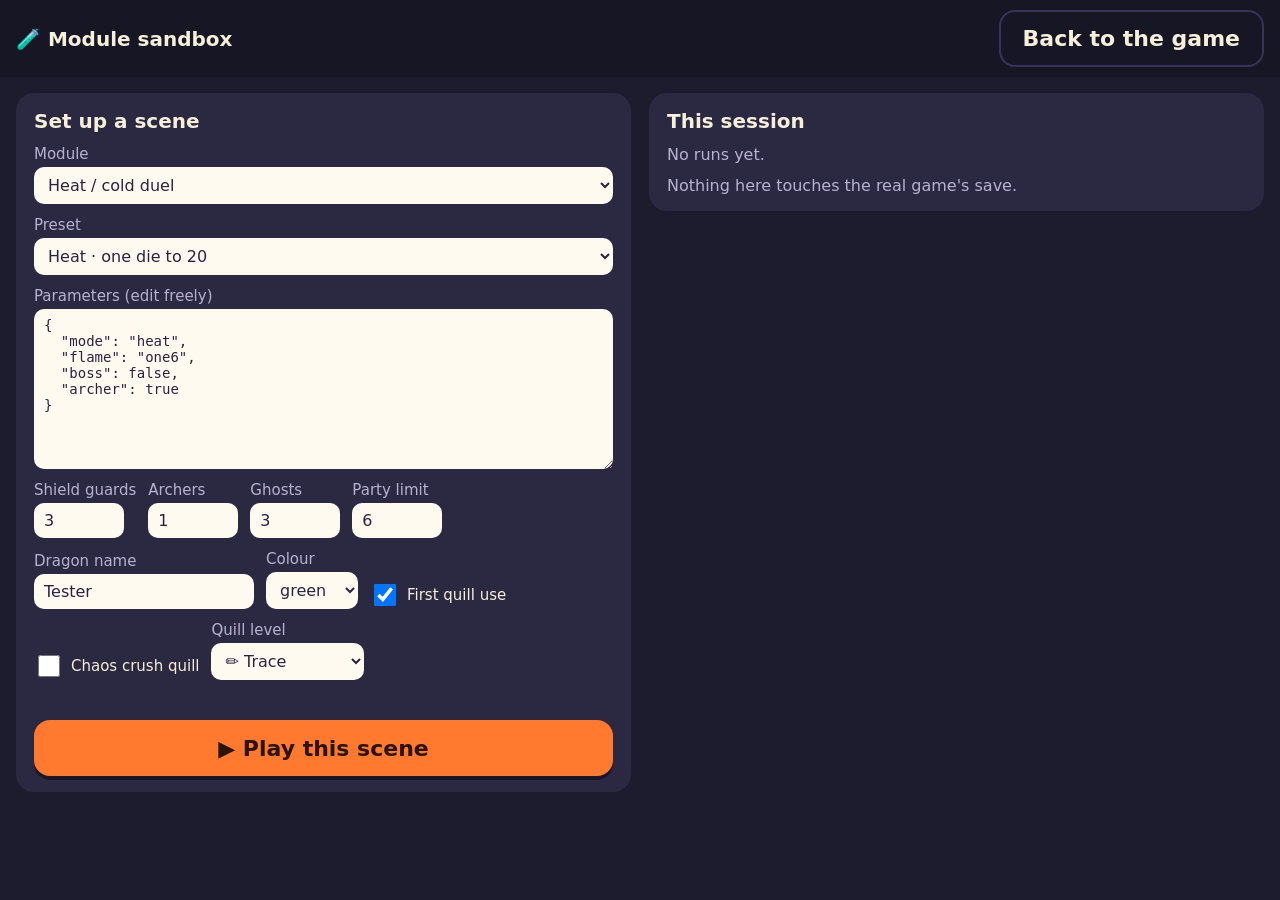
<file: sandbox.html>
<!DOCTYPE html>
<html lang="en">
<head>
<meta charset="utf-8">
<meta name="viewport" content="width=device-width, initial-scale=1, maximum-scale=1, user-scalable=no">
<title>Dragon &amp; Bard · module sandbox</title>
<link rel="stylesheet" href="css/game.css">
<style>
.sbwrap{flex:1;display:flex;gap:18px;padding:16px 16px 150px;overflow:auto;align-items:flex-start;flex-wrap:wrap}
.sbcard{background:var(--panel);border-radius:18px;padding:16px 18px;display:flex;flex-direction:column;gap:12px;flex:1;min-width:320px}
.sbcard h3{margin:0;font-size:20px}
.sbcard label{display:flex;flex-direction:column;gap:4px;font-size:15px;color:var(--muted)}
.sbcard label.chk{flex-direction:row;align-items:center;gap:8px;color:var(--ink)}
.sbcard select,.sbcard input,.sbcard textarea{font:inherit;font-size:16px;border-radius:10px;border:0;padding:8px 10px;background:#fffaf0;color:#2a2340;-webkit-user-select:text;user-select:text}
.sbcard input[type=number]{width:90px}
.sbcard input[type=checkbox]{width:22px;height:22px}
.sbcard textarea{font-family:ui-monospace,Menlo,monospace;font-size:14px;resize:vertical}
.sbrow{display:flex;gap:12px;flex-wrap:wrap;align-items:flex-end}
#sbErr{color:var(--bad);font-weight:700;min-height:1em}
#sbSummary{display:flex;flex-direction:column;gap:6px;font-size:18px}
#sbSummary .big{font-size:44px}
.chips{display:flex;gap:8px;flex-wrap:wrap}
.chip{background:var(--panel2);border-radius:999px;padding:4px 12px;font-size:15px;font-weight:700}
#sbLog{border-collapse:collapse;font-size:15px;width:100%}
#sbLog th,#sbLog td{padding:5px 10px;border-bottom:1px solid #ffffff1f;text-align:left}
#sbLog .ok{color:var(--good);font-weight:800}#sbLog .bad{color:var(--bad);font-weight:800}
.hist{display:flex;flex-direction:column;gap:6px}
.hist div{background:#0003;border-radius:10px;padding:6px 10px;font-size:15px}
.btn.chosen{outline:4px solid var(--gold)}
a.btn{text-decoration:none;display:inline-flex;align-items:center;color:var(--ink)}
#sbSetup.on~#bard,#sbResults.on~#bard{display:none}
</style>
</head>
<body>

<section id="sbSetup" class="screen">
  <div class="topbar"><b>🧪 Module sandbox</b><span class="spacer"></span><a class="btn ghost" href="index.html">Back to the game</a></div>
  <div class="sbwrap">
    <div class="sbcard">
      <h3>Set up a scene</h3>
      <label>Module <select id="sbModule"></select></label>
      <label>Preset <select id="sbPreset"></select></label>
      <label>Parameters (edit freely)<textarea id="sbParams" rows="9" spellcheck="false"></textarea></label>
      <div class="sbrow">
        <label>Shield guards <input type="number" id="sbGuards" min="0" max="9" value="3"></label>
        <label>Archers <input type="number" id="sbArchers" min="0" max="3" value="1"></label>
        <label>Ghosts <input type="number" id="sbGhosts" min="0" max="3" value="3"></label>
        <label>Party limit <input type="number" id="sbMax" min="0" max="12" value="6"></label>
      </div>
      <div class="sbrow">
        <label>Dragon name <input id="sbName" value="Tester" maxlength="16"></label>
        <label>Colour <select id="sbColour"></select></label>
        <label class="chk"><input type="checkbox" id="sbFirstQuill" checked> First quill use</label>
        <label class="chk"><input type="checkbox" id="sbChaos"> Chaos crush quill</label>
        <label>Quill level <select id="sbQuill"><option value="1">✏️ Trace</option><option value="2">🧠 Remember</option><option value="3">✍️ Free</option></select></label>
      </div>
      <div id="sbErr"></div>
      <button class="btn fire" id="sbPlay">▶ Play this scene</button>
    </div>
    <div class="sbcard">
      <h3>This session</h3>
      <div id="sbHistory" class="hist small">No runs yet.</div>
      <div class="small">Nothing here touches the real game's save.</div>
    </div>
  </div>
</section>

<section id="sbResults" class="screen">
  <div class="topbar"><b>🧪 Results</b><span class="spacer"></span><button class="btn ghost" id="sbBack">Back to setup</button></div>
  <div class="sbwrap">
    <div class="sbcard">
      <div id="sbSummary"></div>
      <h3>Every attempt</h3>
      <table id="sbLog"></table>
    </div>
    <div class="sbcard">
      <h3>Verdict</h3>
      <div class="sbrow"><button class="btn" id="sbUp">👍 Keep it</button><button class="btn" id="sbDown">👎 Needs work</button></div>
      <label>Notes<textarea id="sbNotes" rows="5" placeholder="What worked, what didn't, ideas..."></textarea></label>
      <div class="sbrow"><button class="btn gold" id="sbCopy">📋 Copy report</button><button class="btn fire" id="sbAgain">▶ Play again</button></div>
      <textarea id="sbReport" rows="10" readonly style="display:none"></textarea>
    </div>
  </div>
</section>

<!-- Encounter modules add their screens here -->
<div id="stage"></div>

<div id="overlay"><div id="overlayBox"></div></div>
<div id="bard"><div id="bardSvg"></div><div id="bubble"></div></div>

<script src="js/core.js"></script>
<script src="js/glyphs.js"></script>
<script src="js/quill.js"></script>
<script src="js/modules/duel.js"></script>
<script src="js/modules/wordsearch.js"></script>
<script src="js/modules/rhyme.js"></script>
<script src="js/modules/clock.js"></script>
<script src="js/modules/scribe.js"></script>
<script src="js/modules/mystery.js"></script>
<script src="js/modules/lilypad.js"></script>
<script src="js/modules/addigator.js"></script>
<script src="js/modules/mozzies.js"></script>
<script src="js/sandbox.js"></script>
</body>
</html>
</file>
<file: css/game.css>
:root{
  --bg:#1d1b2e; --panel:#2b2842; --panel2:#37335a; --ink:#f6efd9; --muted:#b9b2cf;
  --wizard:#9b6bff; --scholar:#2fc4b2; --fire:#ff7a2f; --gold:#ffd166; --bad:#ff5d73; --good:#5ee08a;
}
*{box-sizing:border-box;-webkit-tap-highlight-color:transparent}
html,body{margin:0;height:100%;background:var(--bg);color:var(--ink);
  font-family:ui-rounded,"SF Pro Rounded","Trebuchet MS",system-ui,sans-serif;overflow:hidden;
  -webkit-user-select:none;user-select:none}
button{font:inherit;color:inherit;border:0;cursor:pointer}
.screen{position:absolute;inset:0;display:none;flex-direction:column}
.screen.on{display:flex}
.btn{background:var(--panel2);border-radius:16px;padding:14px 22px;font-size:22px;font-weight:700;
  box-shadow:0 4px 0 #0006;min-height:56px}
.btn:active{transform:translateY(3px);box-shadow:0 1px 0 #0006}
.btn.fire{background:var(--fire);color:#2a1300}
.btn.gold{background:var(--gold);color:#3a2a00}
.btn.ghost{background:transparent;border:2px solid var(--panel2);box-shadow:none}
.btn[disabled]{opacity:.4;pointer-events:none}
.topbar{display:flex;align-items:center;gap:14px;padding:10px 16px;background:#0003;font-size:20px;flex-wrap:wrap}
.pill{background:var(--panel);border-radius:999px;padding:6px 14px;display:flex;align-items:center;gap:6px;font-weight:700}
.spacer{flex:1}
.grp{display:flex;align-items:center;gap:6px;background:#0003;border-radius:14px;padding:4px 8px}
.glabel{font-size:12px;color:var(--muted);text-transform:uppercase;letter-spacing:1px;max-width:70px;line-height:1.1}
.topbar .pill{padding:4px 10px;font-size:18px}
.resting .pill{background:#0004;color:var(--muted)}
.zz{display:inline-block;transform:rotate(-25deg);filter:grayscale(.8) brightness(.8)}
.topbar:not(.enc){flex-wrap:nowrap;gap:8px}
.topbar.enc{display:grid;grid-template-columns:1fr auto 1fr}
.topbar.enc .tl{justify-self:start}.topbar.enc .tr{justify-self:end}
.topbar.enc b{font-size:22px;text-align:center}
h1{margin:0;font-size:44px}
h2{margin:0 0 8px;font-size:30px}

/* Bard bubble */
#bard{position:fixed;left:14px;bottom:14px;display:flex;align-items:flex-end;gap:8px;z-index:50;pointer-events:none;max-width:70vw}
#bard svg{width:110px;height:130px;flex:none;filter:drop-shadow(0 4px 6px #0008)}
#bubble{background:var(--ink);color:#2a2340;border-radius:20px 20px 20px 4px;padding:12px 18px;font-size:21px;font-weight:700;
  max-width:460px;opacity:0;transform:translateY(10px);transition:all .25s;margin-bottom:60px;box-shadow:0 6px 0 #0005}
#bubble.on{opacity:1;transform:none}

/* Intro */
#intro{align-items:center;justify-content:center;gap:16px;text-align:center;padding:20px}
#sigWrap{background:var(--ink);border-radius:20px;padding:10px;box-shadow:0 6px 0 #0006}
#sig{width:min(620px,86vw);height:200px;touch-action:none;display:block;border-radius:12px;background:#fffaf0}
#typedName{font:inherit;font-size:26px;padding:10px 16px;border-radius:14px;border:0;width:min(360px,80vw);text-align:center;-webkit-user-select:text;user-select:text}
.row{display:flex;gap:12px;align-items:center;justify-content:center;flex-wrap:wrap}
.small{font-size:16px;color:var(--muted)}

/* Map */
#mapArea{flex:1;position:relative}
#mapSvg{width:100%;height:100%;display:block}
.node{cursor:pointer}
.node circle{stroke:#0008;stroke-width:4}
.node.avail circle{stroke:var(--gold);stroke-width:7;animation:pulse 1.2s infinite}
.node.done{opacity:.75}
.node.sighted{opacity:.5}
@keyframes pulse{50%{stroke-width:11}}

/* Duel */
#duel{padding:0}
#duelBody{flex:1;display:flex;gap:20px;padding:18px;align-items:stretch;justify-content:center}
.side{flex:1;max-width:330px;background:var(--panel);border-radius:22px;padding:14px;display:flex;flex-direction:column;align-items:center;gap:8px}
.side .label{font-size:22px;font-weight:800}
.stone{width:150px;height:110px;border-radius:50% 50% 45% 45%;background:#555;display:flex;align-items:center;justify-content:center;
  font-size:46px;font-weight:900;color:#fff;text-shadow:0 2px 4px #000;transition:background .5s, box-shadow .5s}
.meter{width:100%;height:18px;background:#0005;border-radius:9px;overflow:hidden}
.meter>div{height:100%;width:0;background:linear-gradient(90deg,#ffb347,#ff3b1f);transition:width .6s}
#center{flex:1.3;max-width:440px;display:flex;flex-direction:column;align-items:center;gap:12px}
#target{font-size:22px;background:var(--panel);padding:8px 18px;border-radius:14px}
#dice{display:flex;gap:14px;min-height:100px;align-items:center}
.die{width:90px;height:90px;background:#fffaf0;color:#2a2340;border-radius:18px;display:flex;align-items:center;justify-content:center;
  font-size:50px;font-weight:900;box-shadow:0 5px 0 #0006}
.die{position:relative}.die small{position:absolute;bottom:3px;font-size:13px;color:#8a7fb0;font-weight:700}
.dgroup{display:flex;gap:10px;padding:8px;border-radius:18px;border:4px solid transparent;transition:opacity .3s}
.dgroup.pick{border-color:var(--gold);cursor:pointer;animation:pulseb 1s infinite}
.dgroup.faded{opacity:.25}
@keyframes pulseb{50%{border-color:#fff}}
#dice.two .die{width:68px;height:68px;font-size:36px}
.die span{margin-bottom:12px}
#dice.two .die small{font-size:11px}
#archerRow{display:flex;gap:10px;flex-wrap:wrap;justify-content:center}
.cell{width:var(--cs,62px)!important;height:var(--cs,62px)!important;font-size:calc(var(--cs,62px)*.55)!important}
.die.rolling{animation:shake .12s infinite}
@keyframes shake{0%{transform:rotate(-12deg)}50%{transform:rotate(12deg)}100%{transform:rotate(-12deg)}}
#question{font-size:28px;font-weight:800;text-align:center;min-height:40px}
#answerArea{display:flex;flex-direction:column;align-items:center;gap:10px}
#answerShow{font-size:44px;font-weight:900;background:#fffaf0;color:#2a2340;min-width:150px;text-align:center;border-radius:14px;padding:4px 12px;min-height:62px}
#pad{display:grid;grid-template-columns:repeat(5,64px);gap:8px}
#pad button{height:58px;font-size:28px;font-weight:800;border-radius:14px;background:var(--panel2);box-shadow:0 4px 0 #0006}
#pad button:active{transform:translateY(3px)}
#quillPanel{display:none;flex-direction:column;align-items:center;gap:10px;background:var(--ink);color:#2a2340;border-radius:24px;padding:14px 18px}
#quillPanel.on{display:flex}
.qboxes{display:flex;gap:10px}
.qbox{width:96px;height:120px;font-size:84px;text-align:center;border:3px dashed #8a7fb0;border-radius:14px;background:#fffaf0;color:#2a2340;font-family:inherit;
  -webkit-user-select:text;user-select:text}
.quillBtn{font-size:30px;padding:8px 18px}
#log{font-size:18px;color:var(--muted);min-height:24px;text-align:center}
.shake{animation:wrong .4s}
#rhymeBody{flex:1;display:flex;gap:22px;align-items:flex-start;justify-content:center;padding:20px 16px 140px}
#rhymeMain{flex:1;max-width:560px;display:flex;flex-direction:column;align-items:center;gap:18px}
#verse{background:var(--ink);color:#2a2340;border-radius:24px;padding:20px 32px;font-size:32px;font-weight:800;text-align:center;line-height:1.45;box-shadow:0 6px 0 #0006}
#songSoFar{display:flex;flex-direction:column;gap:10px}
.songverse{background:#fffaf0e6;color:#2a2340;border-radius:14px;padding:8px 12px;font-size:17px;font-weight:700;line-height:1.35;animation:fadein .5s ease-out}
.songverse b{color:var(--fire)}
.songverse.todo{background:#0003;color:var(--muted);font-weight:600;text-align:center}

.fullsong{background:var(--ink);color:#2a2340;border-radius:16px;padding:12px 20px;font-size:18px;font-weight:700;line-height:1.4;text-align:left;max-height:40vh;overflow:auto}
.fullsong p{margin:0 0 10px}.fullsong b{color:var(--fire)}
.blank{display:inline-block;min-width:120px;border-bottom:5px dashed #8a7fb0;color:#8a7fb0}
.blank.got{color:var(--fire);border-bottom-color:var(--fire)}
#rhymeOpts{display:flex;gap:18px;flex-wrap:wrap;justify-content:center}
.ropt{background:var(--panel2);border-radius:20px;padding:14px 26px;font-size:30px;font-weight:800;display:flex;flex-direction:column;align-items:center;gap:4px;min-width:150px;box-shadow:0 5px 0 #0006}
.ropt .em{font-size:54px}
.ropt.no{opacity:.35}

.node.signn{cursor:pointer}
.node.fresh circle{stroke:#9fe8ff;stroke-width:6}
.ready{animation:ready 1.4s ease-out}
@keyframes ready{0%{box-shadow:0 0 0 0 #ffd16600}30%{box-shadow:0 0 28px 8px #ffd166aa}100%{box-shadow:0 0 0 0 #ffd16600}}
#answerShow.ready{border-radius:14px}
.screen.on{animation:fadein .35s ease-out}
@keyframes fadein{from{opacity:0;transform:scale(.98)}to{opacity:1;transform:none}}
@keyframes wrong{20%{transform:translateX(-10px)}40%{transform:translateX(10px)}60%{transform:translateX(-6px)}80%{transform:translateX(6px)}}

/* Word search */
#searchBody{flex:1;display:flex;gap:22px;align-items:flex-start;justify-content:center;padding:16px}
.scol{display:flex;flex-direction:column;gap:10px;width:200px;flex:none}
#foundList{display:flex;flex-direction:column;gap:6px;width:100%}
#foundList .word{font-size:18px;padding:5px 12px;background:#0004;color:#8f88a8;text-decoration:line-through}
.word.scout{outline:4px solid var(--gold);cursor:pointer;animation:pulseb 1s infinite}
.word .hintmark{color:var(--fire)}
.cell.hint{background:#ffcf9e;box-shadow:inset 0 0 0 4px var(--fire)}
#grid{display:grid;gap:6px;touch-action:none;background:var(--panel);padding:12px;border-radius:22px}
.cell{width:62px;height:62px;border-radius:12px;background:#fffaf0;color:#2a2340;display:flex;align-items:center;justify-content:center;font-size:34px;font-weight:900}
.cell.sel{background:var(--gold)}
.cell.found{background:var(--scholar)!important;color:#06302b;box-shadow:none!important}
#wordList{display:flex;flex-direction:column;gap:8px}
.word{font-size:28px;font-weight:800;background:var(--panel);padding:8px 16px;border-radius:12px;letter-spacing:3px}
.word.found{text-decoration:line-through;opacity:.5}
#bandits{font-size:42px;letter-spacing:4px;min-height:52px}

/* Overlay */
#overlay{position:fixed;inset:0;background:#000a;display:none;align-items:center;justify-content:center;z-index:40;padding:16px 16px 150px;box-sizing:border-box}
#overlayBox{max-height:100%;overflow:auto}
#overlay.on{display:flex}
#overlayBox{background:var(--panel);border-radius:26px;padding:26px 32px;text-align:center;display:flex;flex-direction:column;gap:16px;align-items:center;max-width:92vw}
#overlayBox .big{font-size:60px}

/* Wardrobe */
#wardrobe{align-items:center;padding:16px;gap:10px;overflow:auto}
.swatches{display:flex;gap:12px;flex-wrap:wrap;justify-content:center}
.swatch{width:96px;border-radius:16px;background:var(--panel);padding:8px;display:flex;flex-direction:column;align-items:center;gap:4px;font-size:15px;font-weight:700}
.swatch .c{width:60px;height:60px;border-radius:50%;border:4px solid #0006}
.swatch.chosen{outline:4px solid var(--gold)}
.swatch.locked .c{filter:grayscale(.7) brightness(.6)}

/* Stopped clocks */
#ckBody{flex:1;display:flex;gap:22px;align-items:flex-start;justify-content:center;padding:14px 16px 140px}
#ckMain{flex:1;max-width:560px;display:flex;flex-direction:column;align-items:center;gap:12px}
#ckNote{font-size:22px;text-align:center}
.cknote{font-size:40px;letter-spacing:1px;display:inline-block;margin-left:6px}
#ckFace{width:min(430px,52vh);height:min(430px,52vh);touch-action:none;user-select:none;-webkit-user-select:none}
#ckMsg{min-height:1.4em;font-size:18px;text-align:center}
.ckroom{background:var(--panel2);border-radius:12px;padding:8px 10px;margin-bottom:8px;display:flex;justify-content:space-between;gap:6px;font-size:16px}
.ckroom.cur{outline:3px solid var(--gold)}.ckroom.free{opacity:.75}.ckroom.stuck{opacity:.45}
.ckhl{border-radius:8px;padding:0 4px}
.ckhl.m{background:#4fb3ff55;box-shadow:0 0 12px #4fb3ff;animation:ckflash .45s 3 alternate}
.ckhl.h{background:#e8743b55;box-shadow:0 0 12px #e8743b;animation:ckflash .45s 3 alternate}
.ckglow{fill:none;stroke-width:5;animation:ckflash .45s 3 alternate}
.ckglow.m{stroke:#4fb3ff;filter:drop-shadow(0 0 5px #4fb3ff)}
.ckglow.h{stroke:#e8743b;filter:drop-shadow(0 0 5px #e8743b)}
@keyframes ckflash{from{opacity:1}to{opacity:.15}}
.ckhelp{display:flex;gap:16px;align-items:flex-start;text-align:left;font-size:17px;max-width:640px}
.ckhelp p{margin:0 0 8px}
#clock .scol .btn{font-size:16px;padding:10px 12px}

/* The quill card */
#quillLayer{position:fixed;inset:0;background:#0009;display:none;align-items:flex-start;justify-content:center;padding:14px 14px 150px;z-index:40;overflow:auto}
#quillLayer.on{display:flex}
#qCard{background:var(--ink);color:#2a2340;border-radius:26px;padding:14px 20px 18px;display:flex;flex-direction:column;align-items:center;gap:10px;max-width:880px;width:100%}
.qhead{display:flex;align-items:center;gap:12px;width:100%;flex-wrap:wrap;font-size:20px}
.qhead b{flex:1}
.qx{color:#2a2340;border-color:#8a7fb0;font-size:16px;padding:8px 12px}
.qlevels{display:flex;gap:6px}
.qlv{background:#e6dcc2;border-radius:999px;padding:7px 12px;font-size:15px;font-weight:800;color:#2a2340}
.qlv.on{background:#2a2340;color:var(--ink)}
.qprompt{font-size:20px;text-align:center;background:#efe5cb;border-radius:14px;padding:6px 14px}
.qprompt:empty{display:none}
.qask{font-size:24px;font-weight:800}
.qpicked{font-size:60px;font-weight:800;min-width:120px;text-align:center;border-bottom:4px solid #8a7fb0;line-height:1.1}
.qpad{display:grid;grid-template-columns:repeat(6,62px);gap:8px}
.qpad.small{grid-template-columns:repeat(10,48px)}
.qpad button{height:58px;font-size:28px;font-weight:800;border-radius:14px;background:#2a2340;color:var(--ink);box-shadow:0 4px 0 #0005}
.qpad.small button{height:48px;font-size:24px}
.qpad.qnope{animation:qshake .4s}
.qpad button.go{background:var(--fire);color:#2a1300}
.qboxes2{display:flex;gap:16px;justify-content:center}
.qcell{display:flex;flex-direction:column;align-items:center;gap:6px}
.qpaper{position:relative;width:min(170px,22vh);aspect-ratio:100/140;background:#fffaf0;border:3px solid #8a7fb0;border-radius:16px;overflow:hidden}
.qpaper canvas{position:absolute;inset:0;width:100%;height:100%;touch-action:none}
.qguide{position:absolute;inset:0;width:100%;height:100%;pointer-events:none;transition:opacity .8s}
.qguide.gone{opacity:0}
.qdash{fill:none;stroke:#9d93c4;stroke-width:4;stroke-dasharray:5 6;stroke-linecap:round;stroke-linejoin:round}
.qarrow{fill:#e8743b}
.qstart{fill:#3cc46a;stroke:#fff;stroke-width:2}
.qstart.later{fill:#4f8fe0}
.qnum{font-size:13px;font-weight:800;fill:#2a2340}
.qanim.out{transition:opacity .6s;opacity:0!important}
.qanim{fill:none;stroke:#e8743b;stroke-width:6;stroke-linecap:round;stroke-linejoin:round;stroke-dasharray:1;stroke-dashoffset:1;opacity:.85;animation:qdraw 1s linear forwards}
@keyframes qdraw{to{stroke-dashoffset:0}}
.qmini{background:#e6dcc2;border-radius:10px;padding:6px 10px;font-size:15px;font-weight:800;color:#2a2340}
.qcell.qlater{visibility:hidden}
.qcell.qoptional .qpaper{border-style:dashed;opacity:.85}
.qcell.qbad .qpaper{animation:qshake .4s;border-color:var(--bad)}
@keyframes qshake{25%{transform:translateX(-8px)}75%{transform:translateX(8px)}}
.qcell.qfocus .qpaper{border-color:var(--fire);box-shadow:0 0 0 4px #ff7a2f55}
.qbtns .btn.ghost{color:#2a2340;border-color:#8a7fb0}
.qquestion{display:flex;flex-direction:column;align-items:center;gap:8px;font-size:22px}
.qquestion:empty{display:none}
.qbig{font-size:44px;line-height:1}
.qopts .btn:not(.gold){background:#fffaf0;color:#2a2340;border:3px solid #8a7fb0;min-width:84px;box-shadow:0 4px 0 #8a7fb0}
.qmsg{min-height:1.3em;font-size:18px;font-weight:700;text-align:center}
.qmsg.warn{color:#b23a48}.qmsg.good{color:#1f8a4c}

/* Milestones */
#scBody{flex:1;display:flex;flex-direction:column;align-items:center;justify-content:center;gap:16px;padding:20px 16px 150px;font-size:26px;text-align:center}
#scStone{font-size:110px}
.scnum{font-size:56px}
#scDone{font-size:30px;letter-spacing:4px;min-height:1.2em}

/* Ghost mysteries */
#myBody{flex:1;display:flex;flex-direction:column;align-items:center;gap:12px;padding:12px 16px 150px;--scene:#1f2d27}
#myStory{background:var(--ink);color:#2a2340;border-radius:20px;padding:12px 18px;max-width:760px;width:100%;display:flex;flex-direction:column;gap:6px}
#mySpeaker{font-weight:800;font-size:17px;opacity:.8}
#myText{font-size:24px;line-height:1.35}
#myHear{align-self:flex-end;color:#2a2340;border-color:#8a7fb0;font-size:15px;padding:6px 12px}
#myAsk{font-size:22px;text-align:center}
.mygap{font-size:26px;margin-top:6px}
.myblank{display:inline-block;min-width:90px;border-bottom:4px solid var(--gold);color:var(--gold);text-align:center}
.myblank.filled{color:#7be495;border-color:#7be495}
#myScene.pic{position:relative;width:min(760px,100%);height:min(40vh,330px);background:var(--scene);border-radius:22px;box-shadow:inset 0 0 60px #0008}
.myplace{position:absolute;left:14px;top:10px;font-weight:800;opacity:.7}
.myspot{position:absolute;transform:translate(-50%,-50%);display:flex;flex-direction:column;align-items:center;background:none;color:var(--ink)}
.myspot span{font-size:58px;filter:drop-shadow(0 4px 6px #0008)}
.myspot small{font-size:15px;font-weight:700;background:#0007;border-radius:8px;padding:1px 6px}
.myspot.nope,.myword.nope{opacity:.35}
.myspot.yes span{animation:mypulse .6s 2}
#myScene.words{display:flex;flex-wrap:wrap;gap:12px;justify-content:center;max-width:760px}
.myword{font-size:24px;min-width:140px}.myword.long{font-size:20px;min-width:300px}
.myword.yes{background:#2e8b57}
#myMsg{font-size:19px;min-height:1.3em}
@keyframes mypulse{50%{transform:scale(1.25)}}
/* Lily pads */
#lpBody{flex:1;display:flex;flex-direction:column;align-items:center;gap:14px;padding:12px 16px 150px;background:radial-gradient(ellipse at 50% 70%,#1d3b2c,transparent 70%)}
#lpFarmer{display:flex;gap:12px;align-items:center;max-width:820px}
.lpface{font-size:58px;white-space:nowrap}
#lpSays{background:var(--ink);color:#2a2340;border-radius:18px;padding:10px 16px;font-size:19px}
#lpTrail{display:flex;flex-wrap:wrap;gap:6px;align-items:center;justify-content:center;max-width:960px}
.lpgap{opacity:.5;font-size:22px}
.lppad{position:relative;display:inline-flex;align-items:center;justify-content:center;width:62px;height:50px;border-radius:50% 50% 50% 50%/60% 60% 40% 40%;
  background:#3f8f4f;color:#fff;font-weight:800;font-size:22px;box-shadow:inset 0 -6px 0 #2b6b39}
.lppad.blank{background:#27523a;color:#bfe;outline:3px dashed #7fd}
.lppad.here{outline:4px solid var(--gold)}
.lppad i{position:absolute;top:-30px;font-style:normal;font-size:28px}
.lppad.big{width:110px;height:84px;font-size:36px}
.lppad.wobble{animation:qshake .5s;opacity:.4}
#lpAsk{font-size:22px}#lpPads{display:flex;gap:22px}
#lpMsg{font-size:19px;min-height:1.3em}
/* Addigators */
#agBody{flex:1;display:flex;flex-direction:column;align-items:center;gap:14px;padding:12px 16px 150px}
#agGators{display:flex;gap:26px}
.aggator{display:flex;flex-direction:column;align-items:center;background:#1d3328;border-radius:20px;padding:10px 16px;border:3px solid transparent}
.aggator.cur{border-color:var(--gold)}.aggator.asleep{opacity:.7}
.agface{font-size:70px;position:relative}.agz{position:absolute;right:-16px;top:-6px;font-size:30px}
.aggator.snap .agface{animation:qshake .4s 2}
.agtag{background:var(--ink);color:#2a2340;border-radius:10px;padding:2px 10px;font-size:17px}
.agtag b{font-size:22px}
#agAsk{font-size:22px;text-align:center;max-width:820px}
#agOpts{display:flex;gap:16px;align-items:center;flex-wrap:wrap;justify-content:center}
.agcard{font-size:34px;min-width:120px;background:#f4ead2;color:#2a2340;border-radius:14px;box-shadow:0 5px 0 #0006}
.agslots{display:flex;gap:10px}.agslot{width:70px;height:84px;border-radius:12px;border:3px dashed #8a7fb0;display:flex;align-items:center;justify-content:center;font-size:46px;font-weight:800}
#agBuild{display:flex;flex-direction:column;align-items:center;gap:4px}
#agMsg{font-size:19px;min-height:1.3em;text-align:center}
.agintro{text-align:left;font-size:19px;max-width:620px}.agintro p{margin:6px 0}
/* Mozzies */
#mzBody{flex:1;display:flex;flex-direction:column;align-items:center;gap:14px;padding:12px 16px 150px}
#mzAsk{font-size:22px;text-align:center}.mzbig{font-size:34px}
.mzswarm{display:flex;flex-wrap:wrap;gap:10px;align-items:flex-end;justify-content:center;max-width:860px}
.mzjar{display:flex;flex-direction:column;align-items:center;width:64px;height:92px;border-radius:10px 10px 16px 16px;border:3px solid #9fd3ff88;background:#9fd3ff18;padding:4px;position:relative}
.mzbugs{display:flex;flex-wrap:wrap;justify-content:center;font-size:14px;line-height:1.05}
.mzjar b{position:absolute;bottom:2px;font-size:15px;color:#9fd3ff}
.mzloose{display:flex;flex-wrap:wrap;width:140px;gap:4px}
.mzfly{font-size:22px;display:inline-block;animation:buzz 1.1s infinite ease-in-out}
@keyframes buzz{25%{transform:translate(3px,-4px)}50%{transform:translate(-3px,2px)}75%{transform:translate(2px,4px)}}
.mzcount{font-size:18px;opacity:.8;margin-top:6px}
.mzpair{display:flex;gap:20px}.mzpick{background:#ffffff10;border-radius:18px;padding:12px;border:3px solid transparent;color:inherit}
.mzpick:hover{border-color:var(--gold)}.mzpick.nope{opacity:.4}
.mzentry{display:flex;gap:12px;align-items:center;justify-content:center}
#mzV{font-size:44px;font-weight:800;min-width:110px;text-align:center;border-bottom:4px solid #8a7fb0}
.mzpad{display:grid;grid-template-columns:repeat(6,60px);gap:8px;margin-top:8px}
.mzpad button{height:56px;font-size:26px;font-weight:800;border-radius:14px;background:#2a2340;color:var(--ink);box-shadow:0 4px 0 #0005}
.mzpad button.go{background:var(--fire);color:#2a1300}
#mzMsg{font-size:19px;min-height:1.3em}

/* Progress star */
.starMeter{width:180px;height:135px;display:block;margin:0 auto;overflow:visible}
.starMeter.smBump{animation:smbump .45s}
.starMeter .smPop{transform-origin:100px 75px;animation:smpop .7s}
.starMeter .smOn{filter:drop-shadow(0 0 6px #ffcf4a)}
@keyframes smbump{50%{transform:scale(1.08)}}
@keyframes smpop{40%{transform:scale(1.35)}}

/* Co-op duel team row */
#teamRow{display:flex;gap:4px;justify-content:center;min-height:0}
.tmini{opacity:.45;border-radius:50%;padding:2px}.tmini.on{opacity:1;background:#ffffff22;box-shadow:0 0 0 3px var(--gold)}

/* Players */
#playersStrip{display:flex;gap:2px;cursor:pointer}
.pmini{opacity:.45;border-radius:50%}.pmini.on{opacity:1;box-shadow:0 0 0 3px var(--gold);background:#ffffff18}
.plist{display:flex;flex-direction:column;gap:8px;margin:10px 0;text-align:left}
.prow{display:flex;align-items:center;gap:10px;background:#ffffff10;border-radius:14px;padding:6px 10px;flex-wrap:wrap}
.prow.cur{outline:2px solid var(--gold)}.prow b{font-size:20px;min-width:90px}
.pdice{display:flex;gap:4px;margin-left:auto}
.pd{background:#2a2340;color:var(--ink);border-radius:10px;padding:6px 8px;font-size:14px;border:2px solid transparent}
.pd.on{border-color:var(--gold);background:#4a3f6a}
.prm{font-size:14px;padding:6px 10px;min-height:0}
.helpers{gap:12px}
.helper{display:flex;flex-direction:column;align-items:center;gap:2px;background:#ffffff10;border-radius:16px;padding:8px 14px;color:inherit;border:3px solid transparent;opacity:.6}
.helper.on{border-color:var(--gold);opacity:1}.helper span{font-weight:800}.helper b{font-size:13px}

.sigimg{background:#fffaf0;border-radius:8px;padding:2px 4px;vertical-align:middle}
.pstrict{font-size:13px}
.renamebox{font-size:26px;padding:8px 12px;border-radius:12px;border:3px solid #8a7fb0;margin:8px 0;width:min(320px,80%);text-align:center}
</file>
